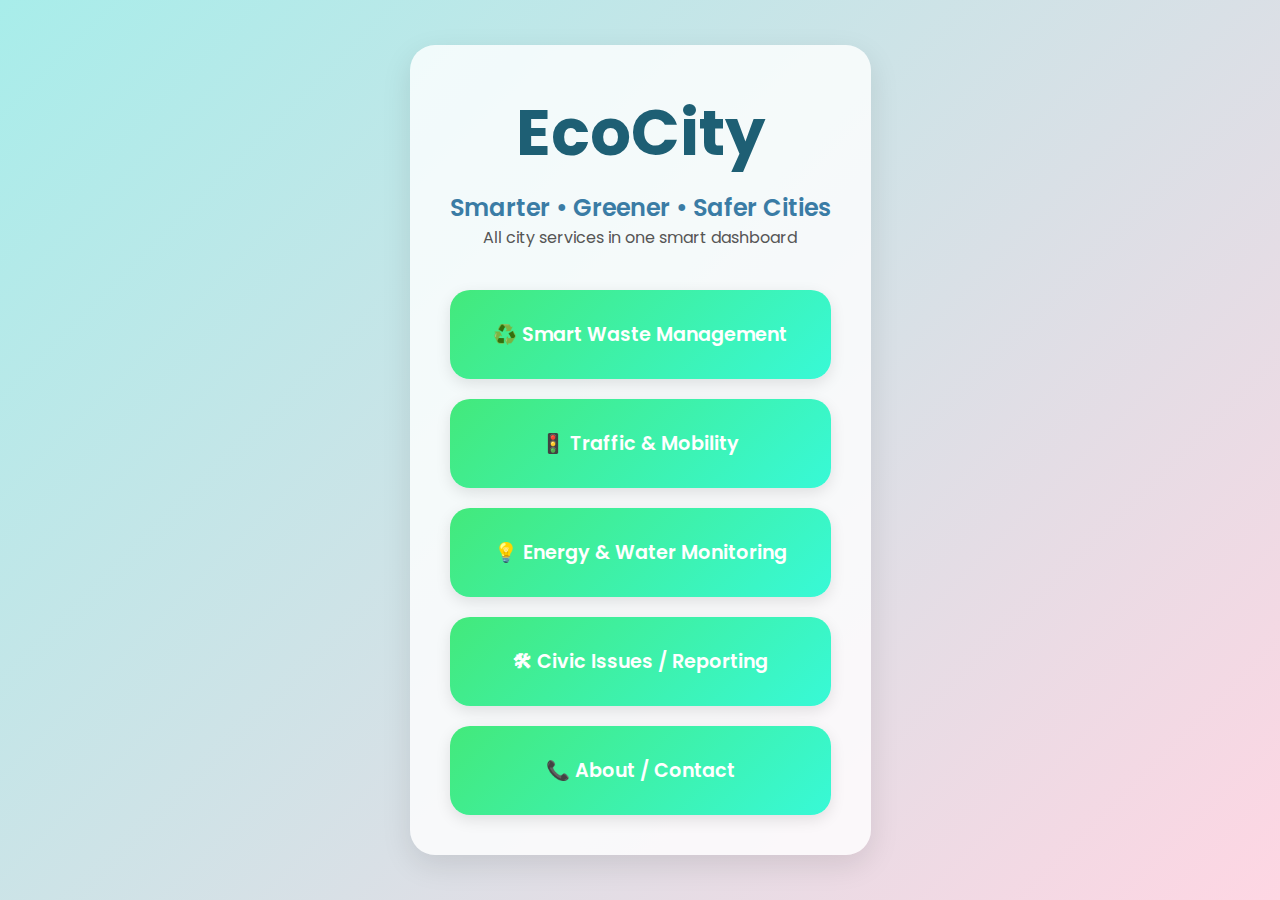
<file: index.html>
<!DOCTYPE html>
<html lang="en">
<head>
  <meta charset="UTF-8">
  <title>EcoCity Dashboard</title>
  <link href="https://fonts.googleapis.com/css2?family=Poppins:wght@400;600;700&display=swap" rel="stylesheet">
  <style>
    /* 🌿 Global Styles */
    * {
      margin: 0;
      padding: 0;
      box-sizing: border-box;
      font-family: 'Poppins', sans-serif;
    }

    body {
      height: 100vh;
      display: flex;
      justify-content: center;
      align-items: center;
      background: linear-gradient(135deg, #a8edea, #fed6e3);
      color: #1e3c72;
    }

    .container {
      text-align: center;
      max-width: 1000px;
      padding: 40px;
      background: rgba(255,255,255,0.8);
      border-radius: 25px;
      box-shadow: 0 10px 30px rgba(0,0,0,0.1);
      animation: fadeIn 1s ease-in-out;
    }

    h1 {
      font-size: 4rem;
      font-weight: 700;
      margin-bottom: 10px;
      color: #1e5f74;
    }

    .tagline {
      font-size: 1.5rem;
      font-weight: 600;
      color: #3a7ca5;
    }

    .subtag {
      font-size: 1rem;
      color: #555;
      margin-bottom: 40px;
    }

    .dashboard-buttons {
      display: grid;
      grid-template-columns: repeat(auto-fit, minmax(200px, 1fr));
      gap: 20px;
    }

    .card {
      display: flex;
      flex-direction: column;
      justify-content: center;
      align-items: center;
      padding: 30px;
      background: linear-gradient(135deg, #43e97b, #38f9d7);
      color: #fff;
      text-decoration: none;
      font-size: 1.2rem;
      font-weight: 600;
      border-radius: 20px;
      box-shadow: 0 5px 15px rgba(0,0,0,0.1);
      transition: transform 0.3s, box-shadow 0.3s, background 0.3s;
    }

    .card:hover {
      transform: translateY(-10px) scale(1.05);
      box-shadow: 0 15px 25px rgba(0,0,0,0.2);
      background: linear-gradient(135deg, #38f9d7, #43e97b);
    }

    @keyframes fadeIn {
      from {opacity: 0; transform: translateY(20px);}
      to {opacity: 1; transform: translateY(0);}
    }

    /* Responsive */
    @media (max-width: 600px) {
      h1 {
        font-size: 3rem;
      }
      .tagline {
        font-size: 1.2rem;
      }
      .subtag {
        font-size: 0.9rem;
      }
    }
  </style>
</head>
<body>
  <div class="container">
    <h1>EcoCity</h1>
    <p class="tagline">Smarter • Greener • Safer Cities</p>
    <p class="subtag">All city services in one smart dashboard</p>

    <div class="dashboard-buttons">
      <a href="waste.html" class="card">♻️ Smart Waste Management</a>
      <a href="traffic.html" class="card">🚦 Traffic & Mobility</a>
      <a href="energy.html" class="card">💡 Energy & Water Monitoring</a>
      <a href="issues.html" class="card">🛠 Civic Issues / Reporting</a>
      <a href="about.html" class="card">📞 About / Contact</a>
    </div>
  </div>
</body>
</html>
</file>
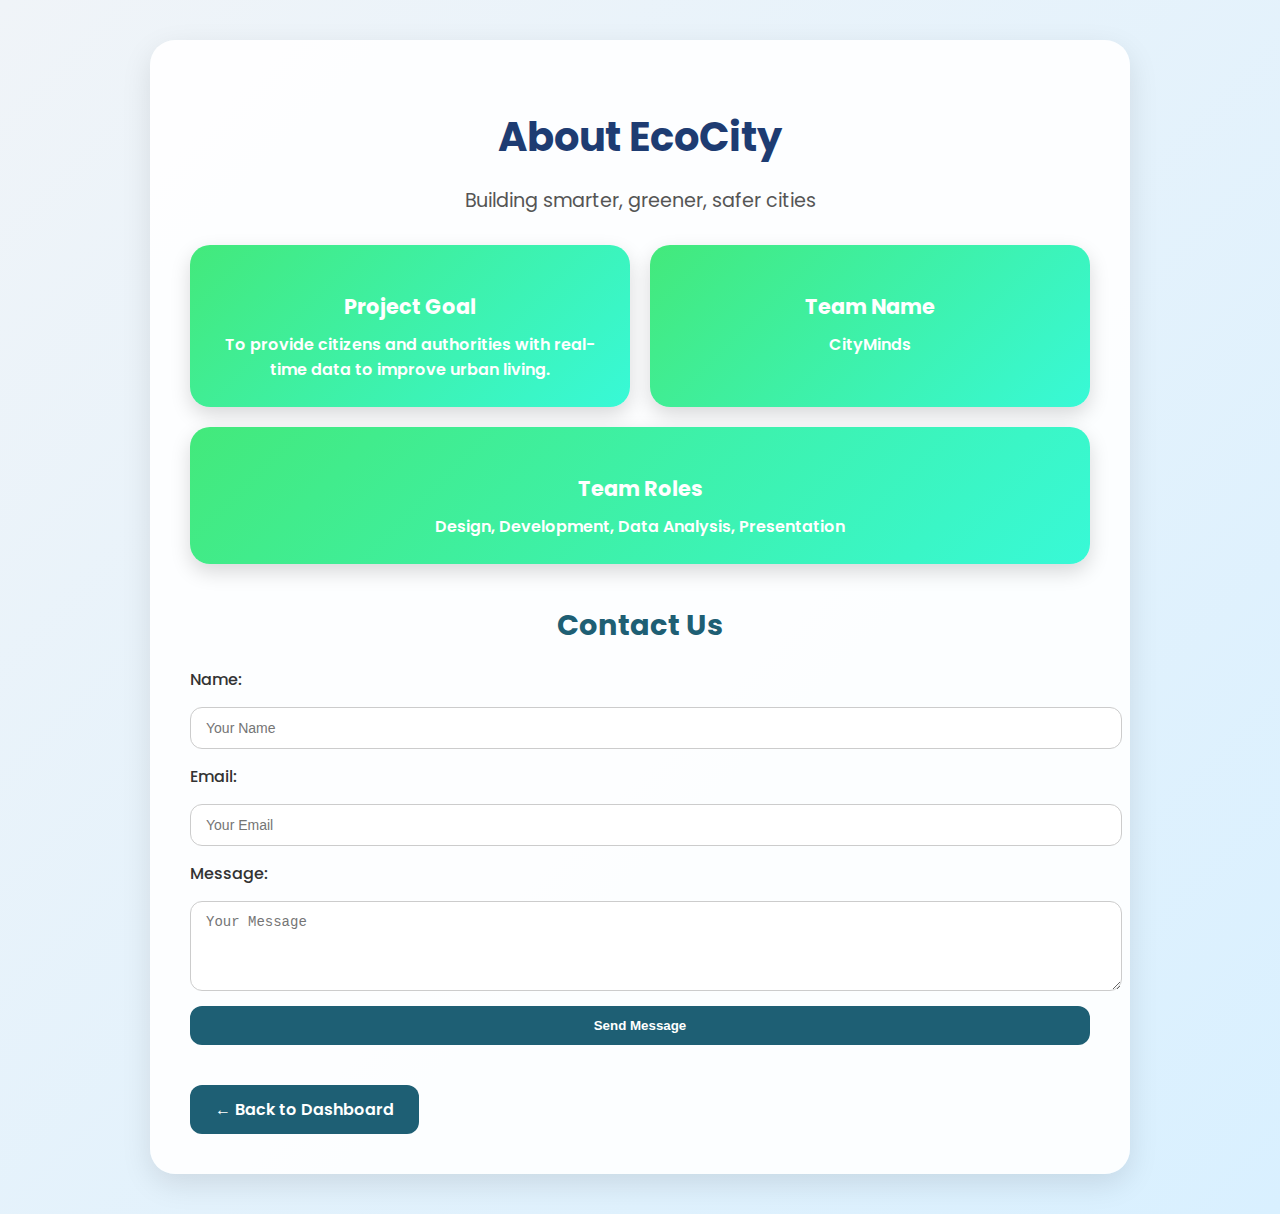
<file: about.html>
<!DOCTYPE html>
<html lang="en">
<head>
  <meta charset="UTF-8">
  <title>About / Contact | EcoCity</title>
  <link href="https://fonts.googleapis.com/css2?family=Poppins:wght@400;600;700&display=swap" rel="stylesheet">
  <style>
    body {
      margin: 0;
      font-family: 'Poppins', sans-serif;
      background: linear-gradient(135deg, #f0f4f8, #d9f0ff);
      color: #1e3c72;
      display: flex;
      justify-content: center;
      padding: 40px 20px;
    }

    .page-container {
      max-width: 900px;
      width: 100%;
      background: rgba(255,255,255,0.9);
      border-radius: 25px;
      padding: 40px;
      box-shadow: 0 10px 30px rgba(0,0,0,0.1);
      animation: fadeIn 0.8s ease-in-out;
    }

    @keyframes fadeIn {
      from {opacity: 0; transform: translateY(20px);}
      to {opacity: 1; transform: translateY(0);}
    }

    header h1 {
      font-size: 2.5rem;
      font-weight: 700;
      margin-bottom: 10px;
      text-align: center;
    }

    .subtitle {
      text-align: center;
      font-size: 1.2rem;
      color: #555;
      margin-bottom: 30px;
    }

    /* Cards Section */
    .stats-section {
      display: flex;
      flex-wrap: wrap;
      gap: 20px;
      justify-content: space-between;
      margin-bottom: 40px;
    }

    .card {
      flex: 1 1 250px;
      background: linear-gradient(135deg, #43e97b, #38f9d7);
      color: #fff;
      border-radius: 20px;
      padding: 25px;
      text-align: center;
      font-weight: 600;
      box-shadow: 0 8px 20px rgba(0,0,0,0.15);
      transition: transform 0.3s, box-shadow 0.3s;
    }

    .card:hover {
      transform: translateY(-8px) scale(1.02);
      box-shadow: 0 15px 30px rgba(0,0,0,0.2);
    }

    .card h3 {
      font-size: 1.3rem;
      margin-bottom: 10px;
    }

    .card p {
      font-size: 1rem;
      margin: 0;
    }

    /* Contact Form */
    .form-section h2 {
      font-size: 1.8rem;
      margin-bottom: 20px;
      color: #1e5f74;
      text-align: center;
    }

    form {
      display: flex;
      flex-direction: column;
      gap: 15px;
    }

    form label {
      font-weight: 500;
      color: #333;
    }

    form input, form textarea {
      width: 100%;
      padding: 12px 15px;
      border-radius: 12px;
      border: 1px solid #ccc;
      font-size: 14px;
      transition: all 0.3s;
    }

    form input:focus, form textarea:focus {
      border-color: #1e5f74;
      box-shadow: 0 0 5px rgba(30,95,116,0.5);
      outline: none;
    }

    .submit-btn {
      background: #1e5f74;
      color: #fff;
      padding: 12px 25px;
      border-radius: 12px;
      font-weight: 600;
      border: none;
      cursor: pointer;
      transition: background 0.3s, transform 0.3s;
    }

    .submit-btn:hover {
      background: #3a7ca5;
      transform: translateY(-2px);
    }

    /* Back Button */
    .back-btn {
      display: inline-block;
      margin-top: 40px;
      padding: 12px 25px;
      background: #1e5f74;
      color: #fff;
      border-radius: 12px;
      text-decoration: none;
      font-weight: 600;
      transition: background 0.3s, transform 0.3s;
    }

    .back-btn:hover {
      background: #3a7ca5;
      transform: translateY(-3px);
    }

    @media (max-width: 700px) {
      .stats-section {
        flex-direction: column;
      }
    }
  </style>
</head>
<body>
  <div class="page-container">
    <header>
      <h1>About EcoCity</h1>
      <p class="subtitle">Building smarter, greener, safer cities</p>
    </header>

    <!-- About / Team Section -->
    <section class="stats-section">
      <div class="card">
        <h3>Project Goal</h3>
        <p>To provide citizens and authorities with real-time data to improve urban living.</p>
      </div>

      <div class="card">
        <h3>Team Name</h3>
        <p>CityMinds</p>
      </div>

      <div class="card">
        <h3>Team Roles</h3>
        <p>Design, Development, Data Analysis, Presentation</p>
      </div>
    </section>

    <!-- Contact Section -->
    <section class="form-section">
      <h2>Contact Us</h2>
      <form>
        <label for="name">Name:</label>
        <input type="text" id="name" name="name" placeholder="Your Name">

        <label for="email">Email:</label>
        <input type="email" id="email" name="email" placeholder="Your Email">

        <label for="message">Message:</label>
        <textarea id="message" name="message" rows="4" placeholder="Your Message"></textarea>

        <button type="submit" class="submit-btn">Send Message</button>
      </form>
    </section>

    <footer>
      <a href="index.html" class="back-btn">← Back to Dashboard</a>
    </footer>
  </div>
</body>
</html>
</file>
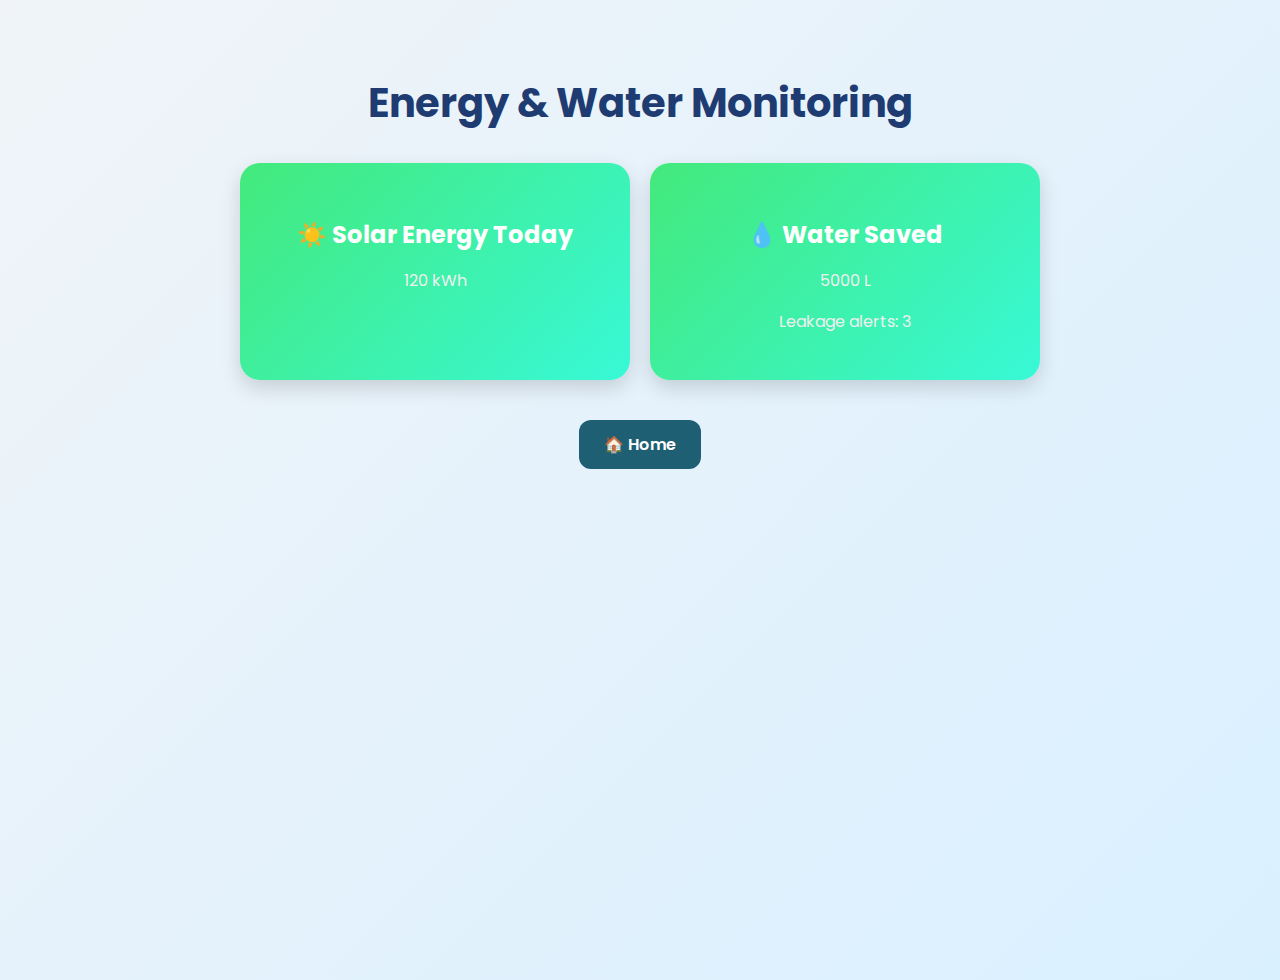
<file: energy.html>
<!DOCTYPE html>
<html lang="en">
<head>
  <meta charset="UTF-8">
  <title>Energy & Water Monitoring</title>
  <link href="https://fonts.googleapis.com/css2?family=Poppins:wght@400;600;700&display=swap" rel="stylesheet">
  <style>
    body {
      margin: 0;
      font-family: 'Poppins', sans-serif;
      background: linear-gradient(135deg, #f0f4f8, #d9f0ff);
      color: #1e3c72;
      display: flex;
      flex-direction: column;
      align-items: center;
      min-height: 100vh;
      padding: 40px 20px;
    }

    h2 {
      font-size: 2.5rem;
      font-weight: 700;
      margin-bottom: 30px;
    }

    .split {
      display: flex;
      flex-wrap: wrap;
      gap: 20px;
      justify-content: center;
      width: 100%;
      max-width: 800px;
    }

    .card {
      flex: 1 1 300px;
      background: linear-gradient(135deg, #43e97b, #38f9d7);
      color: #fff;
      border-radius: 20px;
      padding: 30px;
      box-shadow: 0 8px 20px rgba(0,0,0,0.15);
      text-align: center;
      transition: transform 0.3s, box-shadow 0.3s;
    }

    .card:hover {
      transform: translateY(-10px) scale(1.03);
      box-shadow: 0 15px 30px rgba(0,0,0,0.2);
    }

    .card h3 {
      font-size: 1.5rem;
      margin-bottom: 10px;
    }

    .card p {
      font-size: 1rem;
      color: #f0f0f0;
    }

    .back-btn {
      display: inline-block;
      margin-top: 40px;
      padding: 12px 25px;
      background: #1e5f74;
      color: #fff;
      border-radius: 12px;
      text-decoration: none;
      font-weight: 600;
      transition: background 0.3s, transform 0.3s;
    }

    .back-btn:hover {
      background: #3a7ca5;
      transform: translateY(-3px);
    }

    @media (max-width: 600px) {
      h2 {
        font-size: 2rem;
      }
    }
  </style>
</head>
<body>
  <h2>Energy & Water Monitoring</h2>
  <div class="split">
    <div class="card">
      <h3>☀️ Solar Energy Today</h3>
      <p>120 kWh</p>
    </div>
    <div class="card">
      <h3>💧 Water Saved</h3>
      <p>5000 L</p>
      <p>Leakage alerts: 3</p>
    </div>
  </div>
  <a href="index.html" class="back-btn">🏠 Home</a>
</body>
</html>
</file>
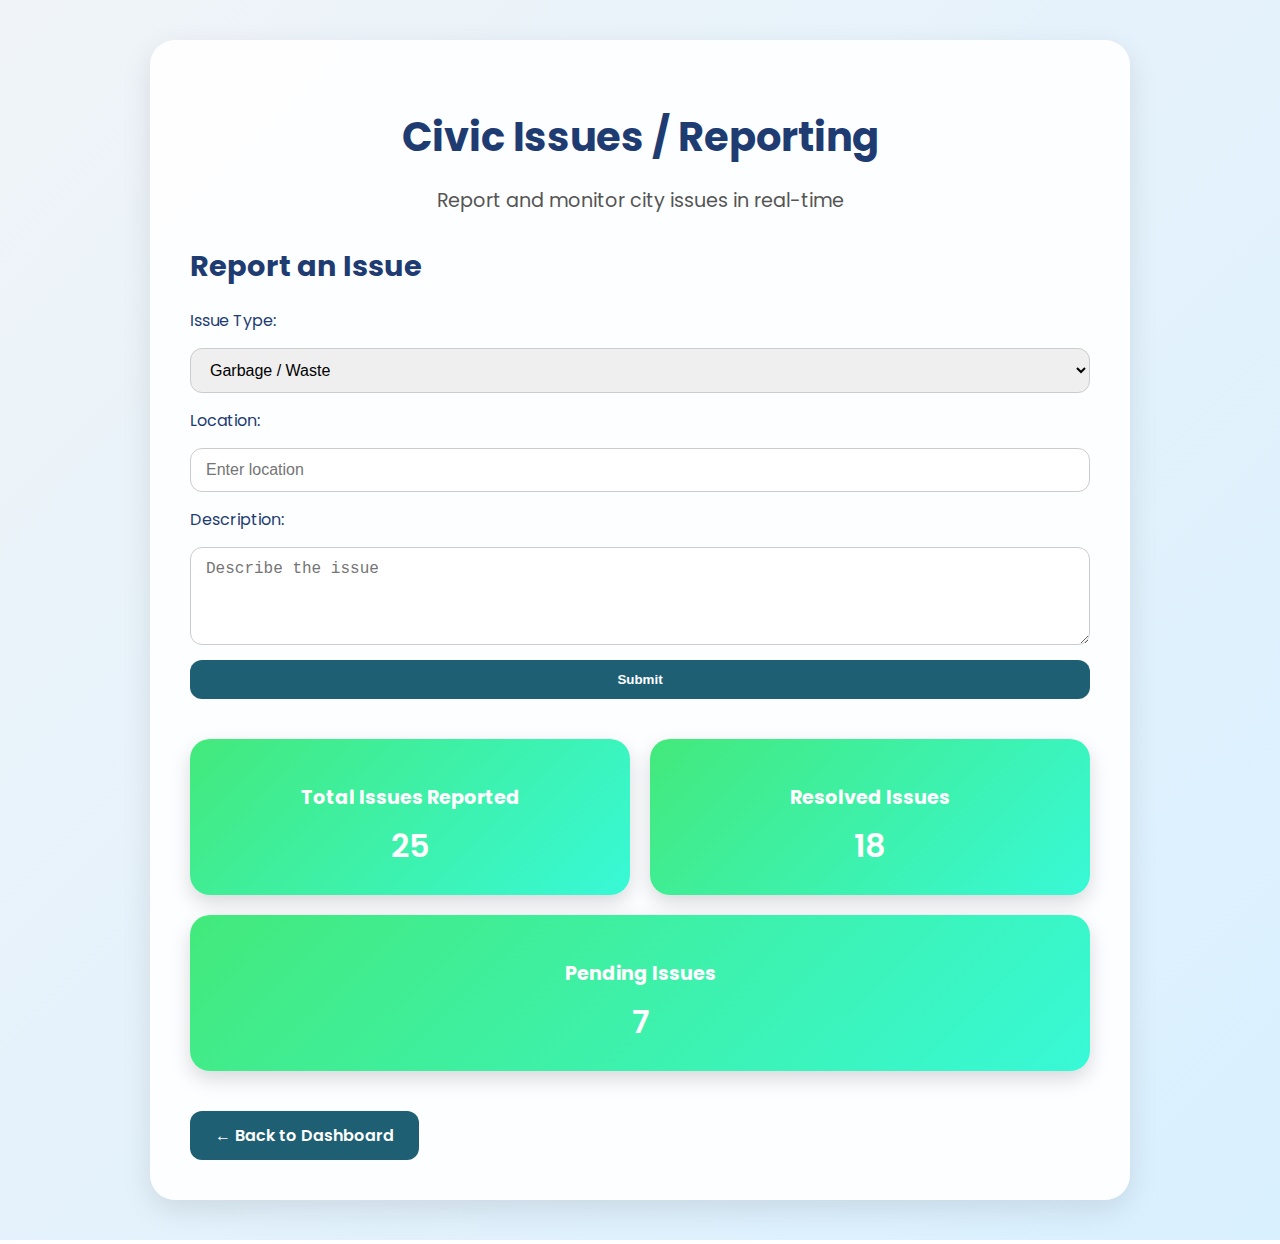
<file: issues.html>
<!DOCTYPE html>
<html lang="en">
<head>
  <meta charset="UTF-8">
  <title>Civic Issues / Reporting | EcoCity</title>
  <link href="https://fonts.googleapis.com/css2?family=Poppins:wght@400;600;700&display=swap" rel="stylesheet">
  <style>
    body {
      margin: 0;
      font-family: 'Poppins', sans-serif;
      background: linear-gradient(135deg, #f0f4f8, #d9f0ff);
      color: #1e3c72;
      display: flex;
      justify-content: center;
      padding: 40px 20px;
    }

    .page-container {
      max-width: 900px;
      width: 100%;
      background: rgba(255,255,255,0.9);
      border-radius: 25px;
      padding: 40px;
      box-shadow: 0 10px 30px rgba(0,0,0,0.1);
    }

    header h1 {
      font-size: 2.5rem;
      font-weight: 700;
      margin-bottom: 10px;
      text-align: center;
    }

    .subtitle {
      text-align: center;
      font-size: 1.2rem;
      color: #555;
      margin-bottom: 30px;
    }

    /* Form Section */
    .form-section h2 {
      font-size: 1.8rem;
      margin-bottom: 20px;
    }

    form {
      display: flex;
      flex-direction: column;
      gap: 15px;
    }

    input, select, textarea {
      padding: 12px 15px;
      border-radius: 12px;
      border: 1px solid #ccc;
      font-size: 1rem;
      transition: all 0.3s;
    }

    input:focus, select:focus, textarea:focus {
      border-color: #1e5f74;
      box-shadow: 0 0 5px rgba(30,95,116,0.5);
      outline: none;
    }

    .submit-btn {
      background: #1e5f74;
      color: #fff;
      padding: 12px 25px;
      font-weight: 600;
      border: none;
      border-radius: 12px;
      cursor: pointer;
      transition: background 0.3s, transform 0.3s;
    }

    .submit-btn:hover {
      background: #3a7ca5;
      transform: translateY(-2px);
    }

    /* Stats Section */
    .stats-section {
      display: flex;
      flex-wrap: wrap;
      justify-content: space-between;
      gap: 20px;
      margin-top: 40px;
    }

    .card {
      flex: 1 1 250px;
      background: linear-gradient(135deg, #43e97b, #38f9d7);
      color: #fff;
      border-radius: 20px;
      padding: 25px;
      text-align: center;
      font-weight: 600;
      box-shadow: 0 8px 20px rgba(0,0,0,0.15);
      transition: transform 0.3s, box-shadow 0.3s;
    }

    .card:hover {
      transform: translateY(-8px) scale(1.02);
      box-shadow: 0 15px 30px rgba(0,0,0,0.2);
    }

    .card h3 {
      font-size: 1.2rem;
      margin-bottom: 10px;
    }

    .card p {
      font-size: 2rem;
      margin: 0;
    }

    /* Back Button */
    .back-btn {
      display: inline-block;
      margin-top: 40px;
      padding: 12px 25px;
      background: #1e5f74;
      color: #fff;
      border-radius: 12px;
      text-decoration: none;
      font-weight: 600;
      transition: background 0.3s, transform 0.3s;
    }

    .back-btn:hover {
      background: #3a7ca5;
      transform: translateY(-3px);
    }

    @media (max-width: 700px) {
      .stats-section {
        flex-direction: column;
      }
    }
  </style>
</head>
<body>
  <div class="page-container">
    <header>
      <h1>Civic Issues / Reporting</h1>
      <p class="subtitle">Report and monitor city issues in real-time</p>
    </header>

    <!-- Form Section -->
    <section class="form-section">
      <h2>Report an Issue</h2>
      <form>
        <label for="issue-type">Issue Type:</label>
        <select id="issue-type" name="issue-type">
          <option>Garbage / Waste</option>
          <option>Road / Traffic</option>
          <option>Water / Energy</option>
          <option>Other</option>
        </select>

        <label for="location">Location:</label>
        <input type="text" id="location" name="location" placeholder="Enter location">

        <label for="description">Description:</label>
        <textarea id="description" name="description" rows="4" placeholder="Describe the issue"></textarea>

        <button type="button" class="submit-btn">Submit</button>
      </form>
    </section>

    <!-- Stats Section -->
    <section class="stats-section">
      <div class="card">
        <h3>Total Issues Reported</h3>
        <p>25</p>
      </div>

      <div class="card">
        <h3>Resolved Issues</h3>
        <p>18</p>
      </div>

      <div class="card">
        <h3>Pending Issues</h3>
        <p>7</p>
      </div>
    </section>

    <footer>
      <a href="index.html" class="back-btn">← Back to Dashboard</a>
    </footer>
  </div>
</body>
</html>
</file>
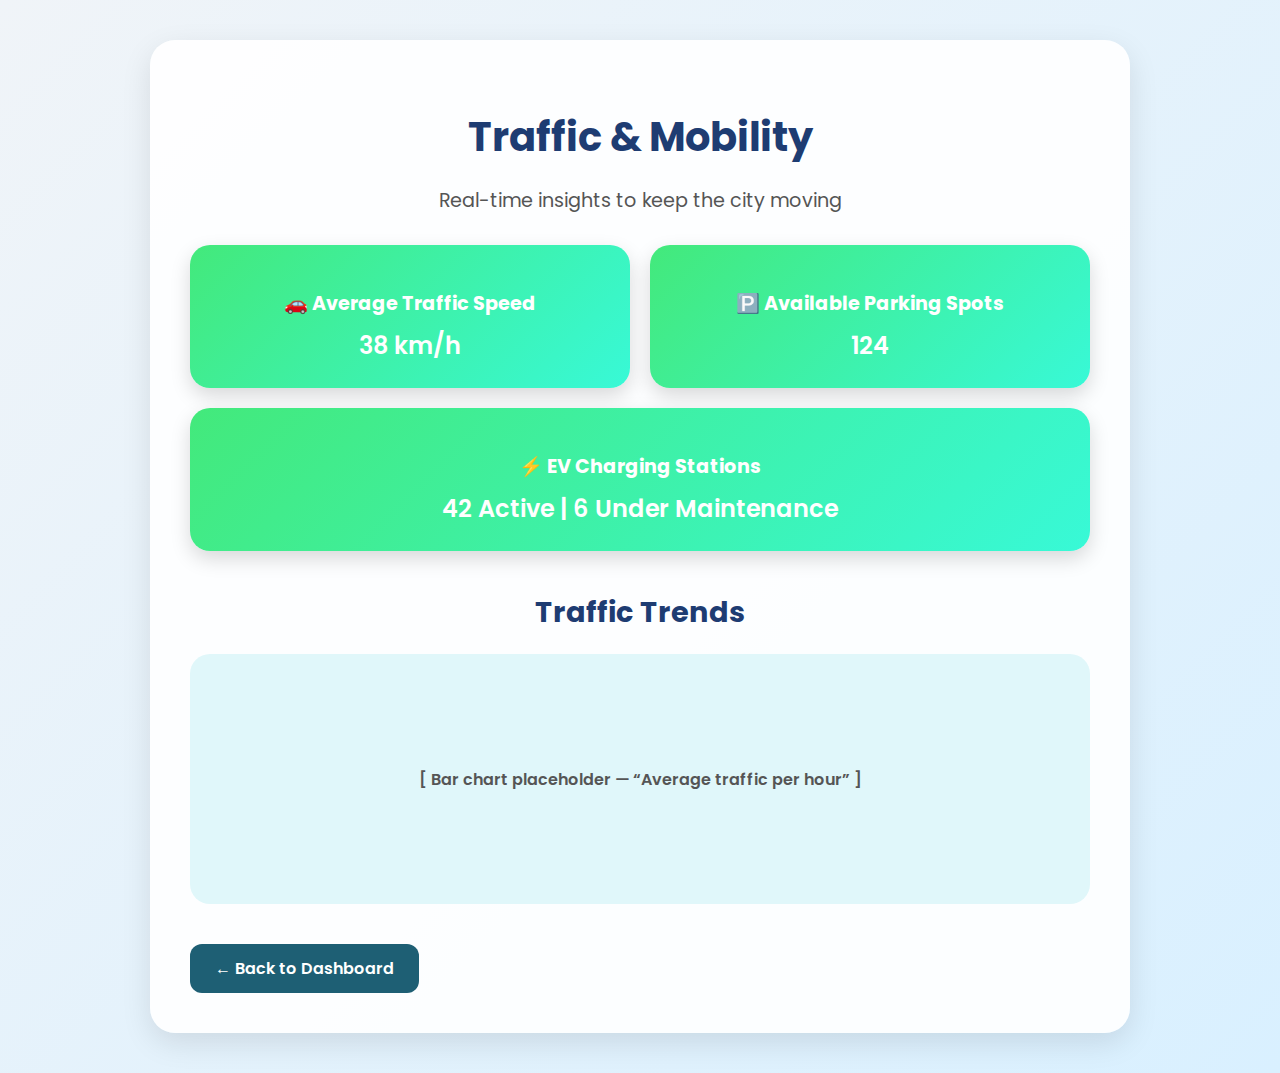
<file: traffic.html>
<!DOCTYPE html>
<html lang="en">
<head>
  <meta charset="UTF-8">
  <title>Traffic & Mobility | EcoCity</title>
  <link href="https://fonts.googleapis.com/css2?family=Poppins:wght@400;600;700&display=swap" rel="stylesheet">
  <style>
    body {
      margin: 0;
      font-family: 'Poppins', sans-serif;
      background: linear-gradient(135deg, #f0f4f8, #d9f0ff);
      color: #1e3c72;
      display: flex;
      justify-content: center;
      padding: 40px 20px;
    }

    .page-container {
      max-width: 900px;
      width: 100%;
      background: rgba(255,255,255,0.9);
      border-radius: 25px;
      padding: 40px;
      box-shadow: 0 10px 30px rgba(0,0,0,0.1);
    }

    header h1 {
      font-size: 2.5rem;
      font-weight: 700;
      margin-bottom: 10px;
      text-align: center;
    }

    .subtitle {
      text-align: center;
      font-size: 1.2rem;
      color: #555;
      margin-bottom: 30px;
    }

    /* Stats Section */
    .stats-section {
      display: flex;
      flex-wrap: wrap;
      gap: 20px;
      justify-content: space-between;
      margin-bottom: 40px;
    }

    .card {
      flex: 1 1 250px;
      background: linear-gradient(135deg, #43e97b, #38f9d7);
      color: #fff;
      border-radius: 20px;
      padding: 25px;
      text-align: center;
      font-weight: 600;
      box-shadow: 0 8px 20px rgba(0,0,0,0.15);
      transition: transform 0.3s, box-shadow 0.3s;
    }

    .card:hover {
      transform: translateY(-8px) scale(1.02);
      box-shadow: 0 15px 30px rgba(0,0,0,0.2);
    }

    .card h3 {
      font-size: 1.2rem;
      margin-bottom: 10px;
    }

    .card p {
      font-size: 1.5rem;
      margin: 0;
    }

    /* Chart Section */
    .chart-section h2 {
      font-size: 1.8rem;
      margin-bottom: 20px;
      text-align: center;
    }

    .chart-placeholder {
      height: 250px;
      background: #e0f7fa;
      border-radius: 20px;
      display: flex;
      justify-content: center;
      align-items: center;
      color: #555;
      font-weight: 600;
    }

    /* Back Button */
    .back-btn {
      display: inline-block;
      margin-top: 40px;
      padding: 12px 25px;
      background: #1e5f74;
      color: #fff;
      border-radius: 12px;
      text-decoration: none;
      font-weight: 600;
      transition: background 0.3s, transform 0.3s;
    }

    .back-btn:hover {
      background: #3a7ca5;
      transform: translateY(-3px);
    }

    @media (max-width: 700px) {
      .stats-section {
        flex-direction: column;
      }
    }
  </style>
</head>
<body>
  <div class="page-container">
    <header>
      <h1>Traffic & Mobility</h1>
      <p class="subtitle">Real-time insights to keep the city moving</p>
    </header>

    <!-- Stats Section -->
    <section class="stats-section">
      <div class="card">
        <h3>🚗 Average Traffic Speed</h3>
        <p>38 km/h</p>
      </div>

      <div class="card">
        <h3>🅿️ Available Parking Spots</h3>
        <p>124</p>
      </div>

      <div class="card">
        <h3>⚡ EV Charging Stations</h3>
        <p>42 Active | 6 Under Maintenance</p>
      </div>
    </section>

    <!-- Chart Section -->
    <section class="chart-section">
      <h2>Traffic Trends</h2>
      <div class="chart-placeholder">
        [ Bar chart placeholder — “Average traffic per hour” ]
      </div>
    </section>

    <footer>
      <a href="index.html" class="back-btn">← Back to Dashboard</a>
    </footer>
  </div>
</body>
</html>
</file>
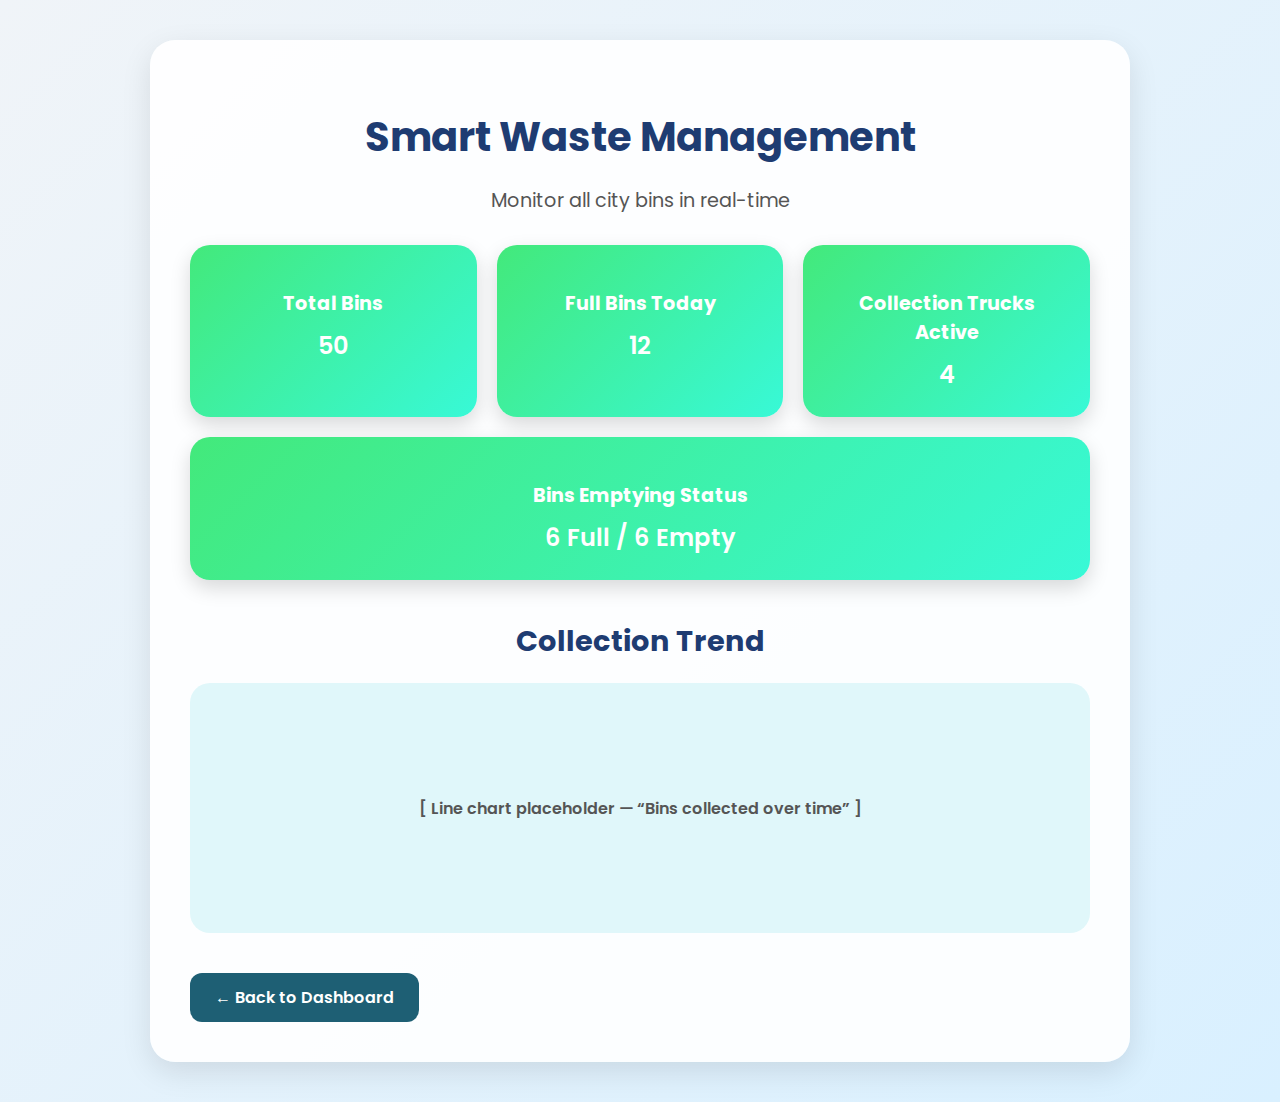
<file: waste.html>
<!DOCTYPE html>
<html lang="en">
<head>
  <meta charset="UTF-8">
  <title>Smart Waste Management | EcoCity</title>
  <link href="https://fonts.googleapis.com/css2?family=Poppins:wght@400;600;700&display=swap" rel="stylesheet">
  <style>
    body {
      margin: 0;
      font-family: 'Poppins', sans-serif;
      background: linear-gradient(135deg, #f0f4f8, #d9f0ff);
      color: #1e3c72;
      display: flex;
      justify-content: center;
      padding: 40px 20px;
    }

    .page-container {
      max-width: 900px;
      width: 100%;
      background: rgba(255,255,255,0.9);
      border-radius: 25px;
      padding: 40px;
      box-shadow: 0 10px 30px rgba(0,0,0,0.1);
    }

    header h1 {
      font-size: 2.5rem;
      font-weight: 700;
      margin-bottom: 10px;
      text-align: center;
    }

    .subtitle {
      text-align: center;
      font-size: 1.2rem;
      color: #555;
      margin-bottom: 30px;
    }

    /* Stats Section */
    .stats-section {
      display: flex;
      flex-wrap: wrap;
      gap: 20px;
      justify-content: space-between;
      margin-bottom: 40px;
    }

    .card {
      flex: 1 1 200px;
      background: linear-gradient(135deg, #43e97b, #38f9d7);
      color: #fff;
      border-radius: 20px;
      padding: 25px;
      text-align: center;
      font-weight: 600;
      box-shadow: 0 8px 20px rgba(0,0,0,0.15);
      transition: transform 0.3s, box-shadow 0.3s;
    }

    .card:hover {
      transform: translateY(-8px) scale(1.02);
      box-shadow: 0 15px 30px rgba(0,0,0,0.2);
    }

    .card h3 {
      font-size: 1.2rem;
      margin-bottom: 10px;
    }

    .card p {
      font-size: 1.5rem;
      margin: 0;
    }

    /* Chart Section */
    .chart-section h2 {
      font-size: 1.8rem;
      margin-bottom: 20px;
      text-align: center;
    }

    .chart-placeholder {
      height: 250px;
      background: #e0f7fa;
      border-radius: 20px;
      display: flex;
      justify-content: center;
      align-items: center;
      color: #555;
      font-weight: 600;
    }

    /* Back Button */
    .back-btn {
      display: inline-block;
      margin-top: 40px;
      padding: 12px 25px;
      background: #1e5f74;
      color: #fff;
      border-radius: 12px;
      text-decoration: none;
      font-weight: 600;
      transition: background 0.3s, transform 0.3s;
    }

    .back-btn:hover {
      background: #3a7ca5;
      transform: translateY(-3px);
    }

    @media (max-width: 700px) {
      .stats-section {
        flex-direction: column;
      }
    }
  </style>
</head>
<body>
  <div class="page-container">
    <header>
      <h1>Smart Waste Management</h1>
      <p class="subtitle">Monitor all city bins in real-time</p>
    </header>

    <!-- Stats Section -->
    <section class="stats-section">
      <div class="card">
        <h3>Total Bins</h3>
        <p>50</p>
      </div>

      <div class="card">
        <h3>Full Bins Today</h3>
        <p>12</p>
      </div>

      <div class="card">
        <h3>Collection Trucks Active</h3>
        <p>4</p>
      </div>

      <div class="card">
        <h3>Bins Emptying Status</h3>
        <p>6 Full / 6 Empty</p>
      </div>
    </section>

    <!-- Chart Section -->
    <section class="chart-section">
      <h2>Collection Trend</h2>
      <div class="chart-placeholder">
        [ Line chart placeholder — “Bins collected over time” ]
      </div>
    </section>

    <footer>
      <a href="index.html" class="back-btn">← Back to Dashboard</a>
    </footer>
  </div>
</body>
</html>
</file>
